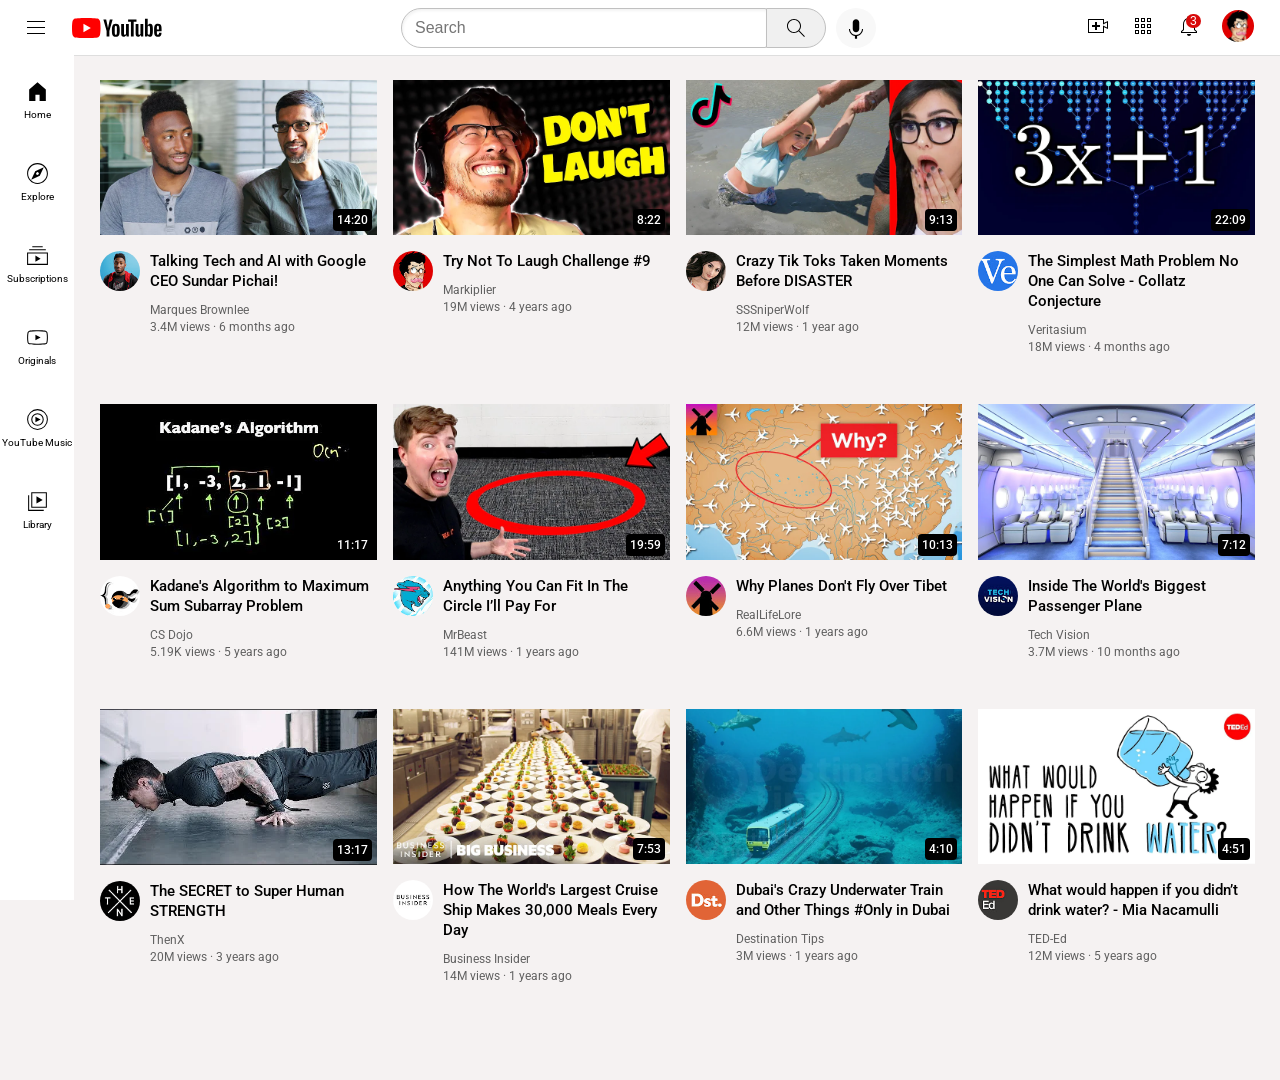
<file: index.html>
<!DOCTYPE html>
<html>

<head>
    <title>YouTube.com clone</title>
    <div style="border: none;
            border-radius: 40px;
        ">
        <link rel="icon" type="image/x-icon" href="youtube-icon.png">
    </div>
    <link rel="stylesheet" href="video.css">
    <link rel="stylesheet" href="header.css">
    <link rel="stylesheet" href="general.css">
    <link rel="stylesheet" href="sidebar.css">
    <link rel="preconnect" href="https://fonts.googleapis.com">
    <link rel="preconnect" href="https://fonts.gstatic.com" crossorigin>
    <link
        href="https://fonts.googleapis.com/css2?family=Roboto:ital,wght@0,100;0,300;0,400;0,500;0,700;0,900;1,100;1,300;1,400;1,500;1,700;1,900&display=swap"
        rel="stylesheet">
</head>
<body>
    <div class="header">
        <div class="left-section">
            <img class="hamburger-menu" src="icons/hamburger-menu.svg">
            <img class="youtube-logo" src="icons/youtube-logo.svg">
        </div>
        <div class="middle-section">
            <input class="search-bar" type="text" placeholder="Search">
            <button class="search-button">
                <img class="search-icon" src="icons/search.svg">
                <div class="tooltip">Search</div>
            </button>
            <button class="voice-search-button">
                <img class="voice-icon" src="icons/voice-search-icon.svg">
                <div class="tooltip">Search with your voice</div>
            </button>
        </div>
        <div class="right-section">
            <button class="upload-button">
                <img class="upload-button-image" src="icons/upload.svg">
                <div class="tooltip">Create</div>
            </button>
            <button class="youtube-apps-button">
                <img class="youtube-apps-image" src="icons/youtube-apps.svg">
                <div class="tooltip">YouTube Apps</div>
            </button>
            <button class="notification-button">
                <div class="notification-icon-number">
                    <img class="notification-icon" src="icons/notifications.svg">
                    <div class="notification-count">3</div>
                    <div class="tooltip">Notifications</div>
                </div>
            </button>
            <button class="profile-picture-button">
                <img class="profile-picture-image" src="channel-pics/channel-2.jpeg">  
            </button>
        </div>
    </div>

    <div class="sidebar">
        <div class="sidebar-link">
            <img class="home-button-img" src="icons/home.svg">
            <div>Home</div>
        </div>
        <div class="sidebar-link">
            <img class="explore-button-img" src="icons/explore.svg">
            <div>Explore</div>
        </div>
        <div class="sidebar-link">
            <img class="subscription-button-img" src="icons/subscriptions.svg">
            <div>Subscriptions</div>
        </div>
        <div class="sidebar-link">
            <img class="originals-button-img" src="icons/originals.svg">
            <div>Originals</div>
        </div>
        <div class="sidebar-link">
            <img class="music-button-img" src="icons/youtube-music.svg">
            <div>YouTube Music</div>
        </div>
        <div class="sidebar-link">
            <img class="library-button-img" src="icons/library.svg">
            <div>Library</div>
        </div>
    </div>
    
    <div class="video-grid">
        <div class="video-preview">
            <div class="thumbnail-row">
                <img class="video-img" src="Thumbnails/thumbnail-1.webp" alt="image - 1">
                <div class="video-time">14:20</div>
            </div>
            <div class="video-info-grid">
                <div class="channel-picture">
                    <img class="profile-picture" src="channel-pics/channel-1.jpeg" alt="channel-pic">
                </div>
                <div class="channel-info">
                        <p class="video-title">
                            Talking Tech and AI with Google CEO Sundar Pichai!
                        </p>
                        <p class="video-details">
                            Marques Brownlee
                        </p>
                        <p class="video-info">
                            3.4M views &#183; 6 months ago
                        </p>
                </div>
            </div>
        </div>
    
        <div class="video-preview">
            <div class="thumbnail-row">
                <img class="video-img" src="Thumbnails/thumbnail-2.webp" alt="image - 1">
                <div class="video-time">8:22</div>
            </div>
            <div class="video-info-grid">
                <div class="channel-picture">
                    <img class="profile-picture" src="channel-pics/channel-2.jpeg" alt="channel-pic">
                </div>
                <div class="channel-info">
                        <p class="video-title">
                            Try Not To Laugh Challenge #9
                        </p>
                        <p class="video-details">
                            Markiplier
                        </p>
                        <p class="video-info">
                            19M views &#183; 4 years ago
                        </p>
                </div>
            </div>
        </div>
    
        <div class="video-preview">
            <div class="thumbnail-row">
                <img class="video-img" src="Thumbnails/thumbnail-3.webp" alt="image - 1">
                <div class="video-time">9:13</div>
            </div>
            <div class="video-info-grid">
                <div class="channel-picture">
                    <img class="profile-picture" src="channel-pics/channel-3.jpeg" alt="channel-pic">
                </div>
                <div class="channel-info">
                        <p class="video-title">
                            Crazy Tik Toks Taken Moments Before DISASTER
                        </p>
                        <p class="video-details">
                            SSSniperWolf
                        </p>
                        <p class="video-info">
                            12M views &#183; 1 year ago
                        </p>
                </div>
            </div>
        </div>
    
        <div class="video-preview">
            <div class="thumbnail-row">
                <img class="video-img" src="Thumbnails/thumbnail-4.webp" alt="image - 1">
                <div class="video-time">22:09</div>
            </div>
            <div class="video-info-grid">
                <div class="channel-picture">
                    <img class="profile-picture" src="channel-pics/channel-4.jpeg" alt="channel-pic">
                </div>
                <div class="channel-info">
                        <p class="video-title">
                            The Simplest Math Problem No One Can Solve - Collatz Conjecture
                        </p>
                        <p class="video-details">
                            Veritasium
                        </p>
                        <p class="video-info">
                            18M views &#183; 4 months ago
                        </p>
                </div>
            </div>
        </div>
    
        <div class="video-preview">
            <div class="thumbnail-row">
                <img class="video-img" src="Thumbnails/thumbnail-5.webp" alt="image - 1">
                <div class="video-time">11:17</div>
            </div>
            <div class="video-info-grid">
                <div class="channel-picture">
                    <img class="profile-picture" src="channel-pics/channel-5.jpeg" alt="channel-pic">
                </div>
                <div class="channel-info">
                        <p class="video-title">
                            Kadane's Algorithm to Maximum Sum Subarray Problem
                        </p>
                        <p class="video-details">
                            CS Dojo
                        </p>
                        <p class="video-info">
                            5.19K views &#183; 5 years ago
                        </p>
                </div>
            </div>
        </div>
    
        <div class="video-preview">
            <div class="thumbnail-row">
                <img class="video-img" src="Thumbnails/thumbnail-6.webp" alt="image - 1">
                <div class="video-time">19:59</div>
            </div>
            <div class="video-info-grid">
                <div class="channel-picture">
                    <img class="profile-picture" src="channel-pics/channel-6.jpeg" alt="channel-pic">
                </div>
                <div class="channel-info">
                        <p class="video-title">
                            Anything You Can Fit In The Circle I’ll Pay For
                        </p>
                        <p class="video-details">
                            MrBeast
                        </p>
                        <p class="video-info">
                            141M views &#183; 1 years ago
                        </p>
                </div>
            </div>
        </div>

        <div class="video-preview">
            <div class="thumbnail-row">
                <img class="video-img" src="Thumbnails/thumbnail-7.webp" alt="image - 1">
                <div class="video-time">10:13</div>
            </div>
            <div class="video-info-grid">
                <div class="channel-picture">
                    <img class="profile-picture" src="channel-pics/channel-7.jpeg" alt="channel-pic">
                </div>
                <div class="channel-info">
                        <p class="video-title">
                            Why Planes Don't Fly Over Tibet
                        </p>
                        <p class="video-details">
                            RealLifeLore
                        </p>
                        <p class="video-info">
                            6.6M views &#183; 1 years ago
                        </p>
                </div>
            </div>
        </div>

        <div class="video-preview">
            <div class="thumbnail-row">
                <img class="video-img" src="Thumbnails/thumbnail-8.webp" alt="image - 1">
                <div class="video-time">7:12</div>
            </div>
            <div class="video-info-grid">
                <div class="channel-picture">
                    <img class="profile-picture" src="channel-pics/channel-8.jpeg" alt="channel-pic">
                </div>
                <div class="channel-info">
                        <p class="video-title">
                            Inside The World's Biggest Passenger Plane
                        </p>
                        <p class="video-details">
                            Tech Vision
                        </p>
                        <p class="video-info">
                            3.7M views &#183; 10 months ago
                        </p>
                </div>
            </div>
        </div>

        <div class="video-preview">
            <div class="thumbnail-row">
                <img class="video-img" src="Thumbnails/thumbnail-9.webp" alt="image - 1">
                <div class="video-time">13:17</div>
            </div>
            <div class="video-info-grid">
                <div class="channel-picture">
                    <img class="profile-picture" src="channel-pics/channel-9.jpeg" alt="channel-pic">
                </div>
                <div class="channel-info">
                        <p class="video-title">
                            The SECRET to Super Human STRENGTH
                        </p>
                        <p class="video-details">
                            ThenX
                        </p>
                        <p class="video-info">
                            20M views &#183; 3 years ago
                        </p>
                </div>
            </div>
        </div>

        <div class="video-preview">
            <div class="thumbnail-row">
                <img class="video-img" src="Thumbnails/thumbnail-10.webp" alt="image - 1">
                <div class="video-time">7:53</div>
            </div>
            <div class="video-info-grid">
                <div class="channel-picture">
                    <img class="profile-picture" src="channel-pics/channel-10.jpeg" alt="channel-pic">
                </div>
                <div class="channel-info">
                        <p class="video-title">
                            How The World's Largest Cruise Ship Makes 30,000 Meals Every Day
                        </p>
                        <p class="video-details">
                            Business Insider
                        </p>
                        <p class="video-info">
                            14M views &#183; 1 years ago
                        </p>
                </div>
            </div>
        </div>

        <div class="video-preview">
            <div class="thumbnail-row">
                <img class="video-img" src="Thumbnails/thumbnail-11.webp" alt="image - 1">
                <div class="video-time">4:10</div>
            </div>
            <div class="video-info-grid">
                <div class="channel-picture">
                    <img class="profile-picture" src="channel-pics/channel-11.jpeg" alt="channel-pic">
                </div>
                <div class="channel-info">
                        <p class="video-title">
                            Dubai's Crazy Underwater Train and Other Things #Only in Dubai                        
                        </p>
                        <p class="video-details">
                            Destination Tips
                        </p>
                        <p class="video-info">
                            3M views &#183; 1 years ago
                        </p>
                </div>
            </div>
        </div>

        <div class="video-preview">
            <div class="thumbnail-row">
                <img class="video-img" src="Thumbnails/thumbnail-12.webp" alt="image - 1">
                <div class="video-time">4:51</div>
            </div>
            <div class="video-info-grid">
                <div class="channel-picture">
                    <img class="profile-picture" src="channel-pics/channel-12.jpeg" alt="channel-pic">
                </div>
                <div class="channel-info">
                        <p class="video-title">
                            What would happen if you didn’t drink water? - Mia Nacamulli
                        </p>
                        <p class="video-details">
                            TED-Ed
                        </p>
                        <p class="video-info">
                            12M views &#183; 5 years ago
                        </p>
                </div>
            </div>
        </div>
    </div>
</body>

</html>
</file>
<file: video.css>
.video-grid {
    display: grid;
    grid-template-columns: 1fr;
    row-gap: 50px;
    column-gap: 16px;
}

@media (width > 500px) and (width < 600) { 
    .video-grid {
        grid-template-columns: 1fr;
    }
}

@media (min-width:600px) and (max-width:800px) { 
    .video-grid {
        grid-template-columns: 1fr 1fr;
    }
}

@media (min-width: 800px) and (max-width: 1000px) { 
    .video-grid {
        grid-template-columns: 1fr 1fr 1fr;
    }
}

@media (min-width: 999px) { 
    .video-grid {
        grid-template-columns: 1fr 1fr 1fr 1fr;
    }
}

.video-title {
    margin-top: 0px;
    font-weight: 500;
    font-size: 15px;
    line-height: 20px;
    margin-bottom: 12px;
    cursor: pointer;
}

.video-img {
    width: 100%;
}

.video-info-grid {
    display: grid;
    grid-template-columns: 50px 1fr;
    cursor: pointer;
}

.video-details {
    font-size: 12px;
    color: rgb(96, 96, 96);
    margin-bottom: 3px;
}

.video-info {
    font-size: 12px;
    color: rgb(96, 96, 96);
}



.profile-picture {
    width: 40px;
    border-radius: 55px;
}

.thumbnail-row {
    margin-bottom: 12px;
    position: relative;
    cursor: pointer;
}

.video-time {
    position: absolute;
    background-color: black;
    color: white;
    font-size: 12px;
    font-weight: 500;
    bottom: 8px;
    right: 5px;
    padding: 4px 4px 4px 4px;
    border: none;
    border-radius: 4px;
}
</file>
<file: header.css>
.header {
    height: 55px;
    display: flex;
    flex-direction: row;
    justify-content: space-between;
    z-index: 100;

    position: fixed;
    top: 0;
    left: 0;
    right: 0;

    background-color: white;
    border-bottom-width: 1px;
    border-bottom-style: solid;
    border-bottom-color: #dedede;
}

.left-section {
    display: flex;
    align-items: center; 
}

.middle-section {
    flex: 1;
    margin-left: 70px;
    margin-right: 35px; 
    max-width: 475px;
    display: flex;
    align-items: center;
}

.right-section {
    width: 180px;
    margin-right: 20px;
    display: flex;
    align-items: center;
    justify-content: space-between;
    flex-shrink: 0;
}

.hamburger-menu {
    height: 24px;
    padding-left: 24px;
    padding-right: 24px;
    cursor: pointer;
}

.youtube-logo {
    height: 20px;
}

.search-bar {
    flex: 1;
    height: 36px;
    width: 0;
    padding-left: 13px;
    font-size: 16px;
    border-width: 1px;
    border-style: solid;
    border-color: rgb(192, 192, 192);
    border-radius: 2px;
    box-shadow: inset 1px 2px 3px rgba(0, 0, 0, .05);
    border-top-left-radius: 20px;
    border-bottom-left-radius: 20px;

    &:active {
        border-width: 1px;
        border-style: solid;
        border: none;
    }
}

.search-icon {
    height: 24px;
    margin-top: 4px;
}

.search-bar::placeholder {
    font-size: 16px;
}

.tooltip {
    opacity: 0;
}

.search-button {
    height: 40px;
    width: 60px;
    background-color: rgb(240, 240, 240);
    border-width: 1px;
    border-style: solid;
    border-color: rgb(192, 192, 192);
    margin-left: -1px;
    margin-right: 10px;
    border-top-right-radius: 20px;
    border-bottom-right-radius: 20px;
    position: relative;
    cursor: pointer;
    transition: opacity .20s;

    &:hover {
        background-color: rgb(187, 182, 182);
    }
}

.search-button .tooltip {
    position: absolute;
    bottom: -33px;
    right: 0px;
    background-color: rgb(107, 102, 102);
    color: white;
    padding-top: 5px;
    padding-bottom: 5px;
    padding-left: 8px;
    padding-right: 8px;
    border: none;
    border-radius: 3px;
    font-size: 14px;
    opacity: 0;
    transition: opacity .2s;
    pointer-events: none;
}

.search-button:hover .tooltip {
    opacity: 1;
}

.voice-search-button {
    height: 40px;
    width: 40px;
    border-radius: 20px;
    border: none;
    background-color: rgb(248, 248, 248);
}

.voice-search-button .tooltip {
    position: absolute;
    bottom: -25px;
    left: 830px;
    background-color: rgb(107, 102, 102);
    color: white;
    padding-top: 5px;
    padding-bottom: 5px;
    padding-left: 8px;
    padding-right: 8px;
    border: none;
    border-radius: 3px;
    font-size: 14px;
    opacity: 0;
    transition: opacity .2s;
    pointer-events: none;
}

.voice-search-button:hover .tooltip {
    opacity: 1;
}

.voice-icon {
    height: 26px;
    margin-top: 5px;
}

.upload-button-image {
    height: 24px;
}

.upload-button {
    background-color: white;
    border: none;
}

.upload-button .tooltip {
    position: absolute;
    bottom: -25px;
    right: 155px;
    background-color: rgb(107, 102, 102);
    color: white;
    padding-top: 5px;
    padding-bottom: 5px;
    padding-left: 8px;
    padding-right: 8px;
    border: none;
    border-radius: 3px;
    font-size: 14px;
    opacity: 0;
    transition: opacity .20s;
    pointer-events: none;
}

.upload-button:hover .tooltip {
    opacity: 1;
}

.youtube-apps-button {
    background-color: white;
    border: none;
}

.youtube-apps-button .tooltip {
    position: absolute;
    bottom: -25px;
    right: 90px;
    background-color: rgb(107, 102, 102);
    color: white;
    padding-top: 5px;
    padding-bottom: 5px;
    padding-left: 8px;
    padding-right: 8px;
    border: none;
    border-radius: 3px;
    font-size: 14px;
    opacity: 0;
    transition: opacity .20s;
    pointer-events: none;
}

.youtube-apps-button:hover .tooltip {
    opacity: 1;
}

.youtube-apps-image {
    height: 24px;
}

.notification-button {
    background-color: white;
    border: none;
}

.notification-button .tooltip {
    position: absolute;
    bottom: -39px;
    right: -30px;
    background-color: rgb(107, 102, 102);
    color: white;
    padding-top: 5px;
    padding-bottom: 5px;
    padding-left: 8px;
    padding-right: 8px;
    border: none;
    border-radius: 3px;
    font-size: 14px;
    opacity: 0;
    transition: opacity .20s;
    pointer-events: none;
}

.notification-button:hover .tooltip {
    opacity: 1;
}

.notification-icon {
    height: 24px;
}

.notification-icon-number {
    position: relative;
}

.notification-count {
    position: absolute;
    top: 0;
    right: 0;
    background-color: rgb(216, 10, 10);
    color: white;
    font-size: 12px;
    padding-left: 4px;
    padding-right: 4px;
    border-radius: 20px;

}

.profile-picture-button {
    background-color: white;
    border: none;
}

.profile-picture-image {
    height: 32px;
    border-radius: 30px;
}
</file>
<file: general.css>
body {
    margin-top: 0px;
    margin-left: 0px;
    margin-bottom: 0px;
    margin-right: 0px;
    padding-top: 80px;
    padding-left: 100px;
    padding-right: 25px;
    background-color: rgb(245, 242, 242);
    height: 1000px;
    font-family: Roboto, Arial;
}

p {
    margin-top: 0px;
    margin-bottom: 0px;
}
</file>
<file: sidebar.css>
.sidebar {
    color: white;
    background-color: white;
    position: fixed;
    top: 54px;
    left: 0px;
    bottom: 0px;
    width: 74px;
    z-index: 101;
}

p {
    color: black;
    font-size: 10px;
}

.sidebar-link {
    background-color: white;
    height: 74px;
    margin-top: 8px;
    display: flex;
    justify-content: center;
    align-items: center;
    flex-direction: column;
    cursor: pointer;

    &:hover {
        background-color: rgb(245, 242, 242);
    }
}

.sidebar-link img {
    height: 25px;
    margin-bottom: 5px;
}

.sidebar-link div {
    color: black;
    font-size: 10px;
}
</file>
